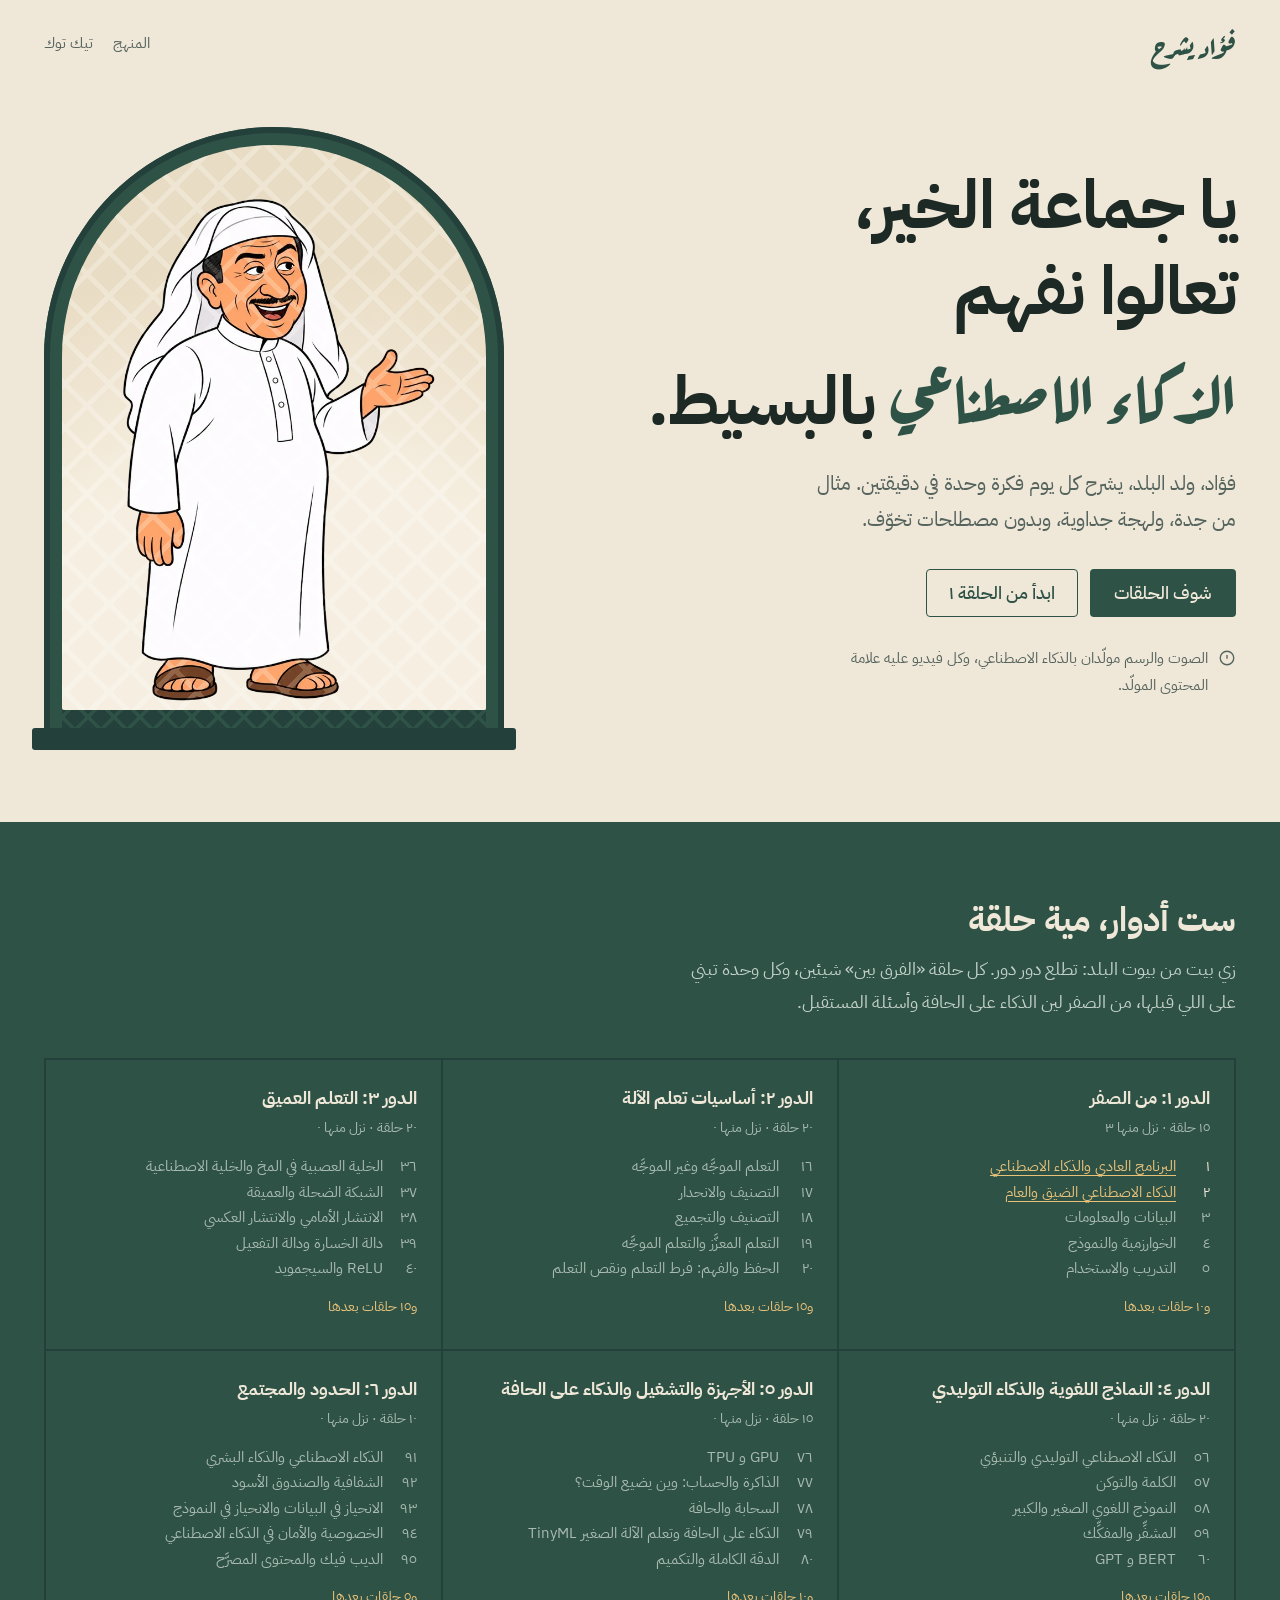
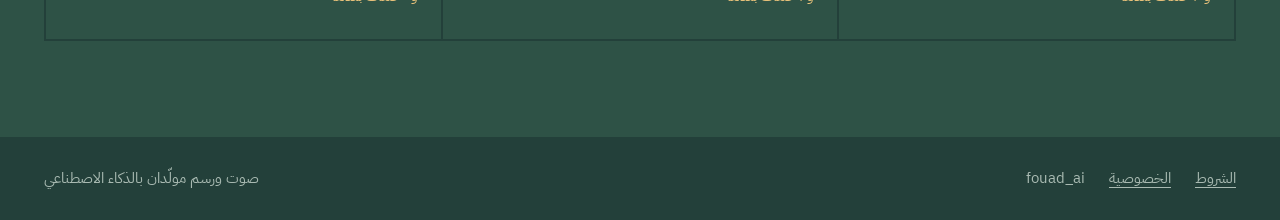
<file: index.html>
<!doctype html>
<html lang="ar" dir="rtl">
<head>
<meta charset="utf-8">
<meta name="viewport" content="width=device-width,initial-scale=1">
<title>فؤاد يشرح</title>
<meta name="description" content="فؤاد يشرح الذكاء الاصطناعي بالجداوي: فيديو دقيقتين كل يوم، من الصفر. الصوت والرسم مولّدان بالذكاء الاصطناعي.">
<meta property="og:title" content="فؤاد يشرح"><meta property="og:description" content="الذكاء الاصطناعي بالجداوي، دقيقتين كل يوم."><meta property="og:image" content="img/fouad-talking.webp">
<link rel="icon" href="img/avatar.webp">
<link rel="preconnect" href="https://fonts.googleapis.com"><link rel="preconnect" href="https://fonts.gstatic.com" crossorigin>
<link href="https://fonts.googleapis.com/css2?family=Aref+Ruqaa:wght@700&family=IBM+Plex+Sans+Arabic:wght@400;500;700&display=swap" rel="stylesheet">
<link rel="stylesheet" href="style.css">
<script src="episodes.js" defer></script>
<script src="site.js" defer></script>
</head>
<body>
<a class="skip" href="#main">تخطَّ إلى المحتوى</a>
<div class="wrap">
 <header class="top"><a class="mark" href="./">فؤاد يشرح</a><nav aria-label="الموقع"><a href="#levels">المنهج</a><a href="https://www.tiktok.com/@fouad_ai0">تيك توك</a></nav></header>
 <main id="main">
  <section class="hero">
   <div>
    <h1>يا جماعة الخير، تعالوا نفهم <em>الذكاء الاصطناعي</em> بالبسيط.</h1>
    <p class="lede rise">فؤاد، ولد البلد، يشرح كل يوم فكرة وحدة في دقيقتين. مثال من جدة، ولهجة جداوية، وبدون مصطلحات تخوّف.</p>
    <div class="acts rise"><a class="cta" href="https://www.tiktok.com/@fouad_ai0">شوف الحلقات</a><a class="ghost" id="first" href="#levels">ابدأ من الحلقة ١</a></div>
    <p class="disclose rise"><svg width="18" height="18" viewBox="0 0 24 24" fill="none" stroke="currentColor" stroke-width="1.8" aria-hidden="true"><circle cx="12" cy="12" r="9"/><path d="M12 8v5M12 16h.01"/></svg>الصوت والرسم مولّدان بالذكاء الاصطناعي، وكل فيديو عليه علامة المحتوى المولّد.</p>
   </div>
   <div class="roshan"><div class="lattice"></div><div class="win"><div class="sun" aria-hidden="true"></div><img class="fouad" src="img/fouad-talking.webp" alt="فؤاد، شخصية كرتونية بثوب وغترة، واقف في روشان خشبي من بيوت جدة القديمة" width="640" height="960"><div class="shut r" aria-hidden="true"></div><div class="shut l" aria-hidden="true"></div></div><div class="sill"></div></div>
  </section>
 </main>
</div>
<section class="levels" id="levels" aria-labelledby="lv-h">
 <div class="wrap">
  <h2 id="lv-h">ست أدوار، مية حلقة</h2>
  <p class="intro">زي بيت من بيوت البلد: تطلع دور دور. كل حلقة «الفرق بين» شيئين، وكل وحدة تبني على اللي قبلها، من الصفر لين الذكاء على الحافة وأسئلة المستقبل.</p>
  <div class="floors"><noscript><p>قائمة الحلقات تحتاج جافاسكربت. الحلقات كلها على تيك توك: @fouad_ai0</p></noscript></div>
 </div>
</section>
<footer class="foot"><div class="wrap"><a href="terms.html">الشروط</a><a href="privacy.html">الخصوصية</a><span>fouad_ai</span><span class="ai">صوت ورسم مولّدان بالذكاء الاصطناعي</span></div></footer>
</body>
</html>
</file>
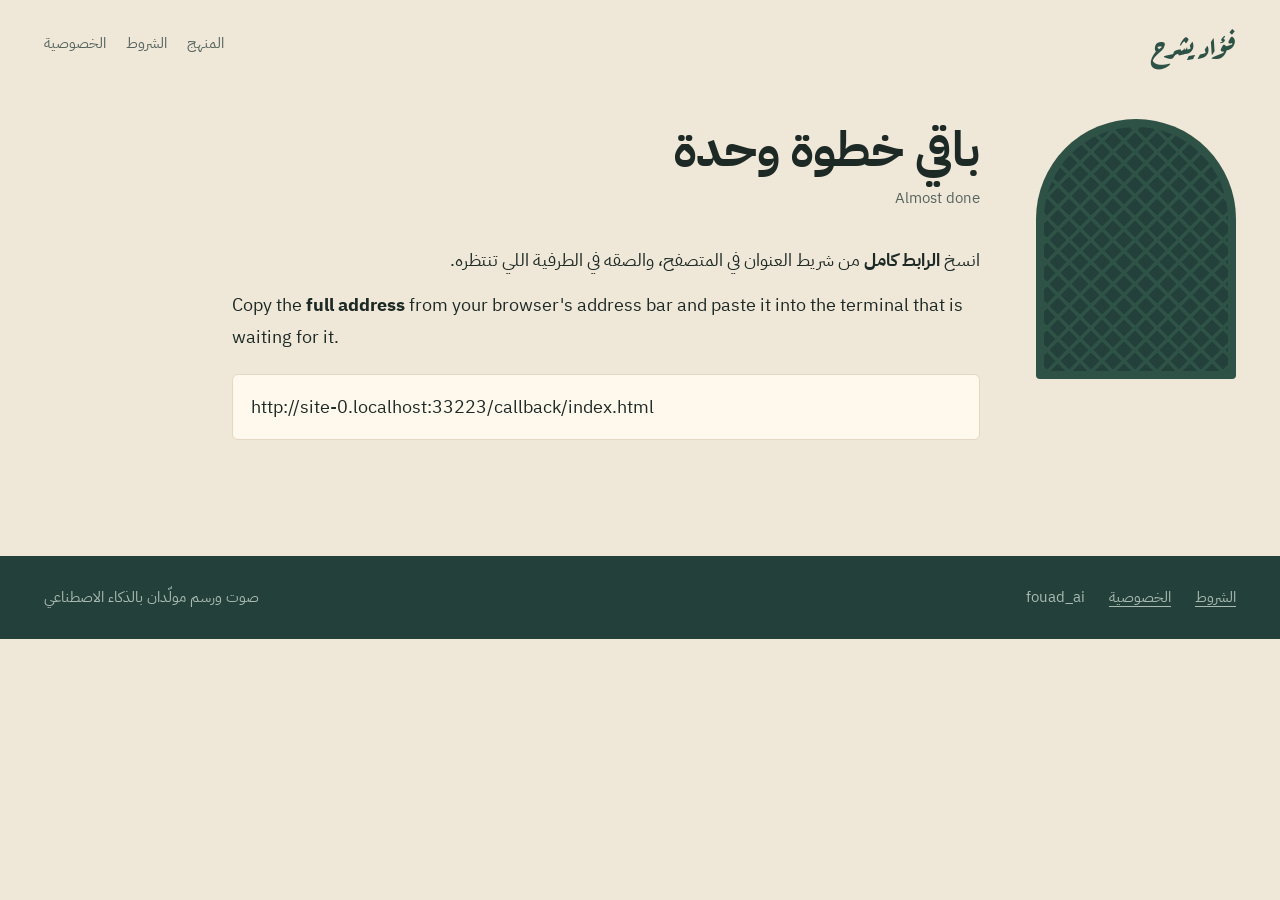
<file: callback/index.html>
<!doctype html>
<html lang="ar" dir="rtl">
<head>
<meta charset="utf-8">
<meta name="viewport" content="width=device-width,initial-scale=1">
<title>تم الربط · fouad_ai</title>
<link rel="icon" href="../img/avatar.webp">
<link rel="preconnect" href="https://fonts.googleapis.com"><link rel="preconnect" href="https://fonts.gstatic.com" crossorigin>
<link href="https://fonts.googleapis.com/css2?family=Aref+Ruqaa:wght@700&family=IBM+Plex+Sans+Arabic:wght@400;500;700&family=IBM+Plex+Sans:wght@400;600&display=swap" rel="stylesheet">
<link rel="stylesheet" href="../style.css">
<script src="../site.js" defer></script>
</head>
<body>
<a class="skip" href="#main">تخطَّ إلى المحتوى</a>
<div class="wrap">
 <header class="top"><a class="mark" href=".././">فؤاد يشرح</a><nav aria-label="الموقع"><a href=".././#levels">المنهج</a><a href="../terms.html">الشروط</a><a href="../privacy.html">الخصوصية</a></nav></header>
 <main id="main" class="page"><div class="arch" aria-hidden="true"></div>
  <article>
   <h1>باقي خطوة وحدة</h1><p class="date">Almost done</p>
   <p>انسخ <b>الرابط كامل</b> من شريط العنوان في المتصفح، والصقه في الطرفية اللي تنتظره.</p>
   <p lang="en" dir="ltr">Copy the <b>full address</b> from your browser's address bar and paste it into the terminal that is waiting for it.</p>
   <div class="box" lang="en" dir="ltr" id="u"></div>
   <script>document.getElementById("u").textContent = location.href</script>
  </article>
 </main>
</div>
<footer class="foot"><div class="wrap"><a href="../terms.html">الشروط</a><a href="../privacy.html">الخصوصية</a><span>fouad_ai</span><span class="ai">صوت ورسم مولّدان بالذكاء الاصطناعي</span></div></footer>
</body>
</html>
</file>
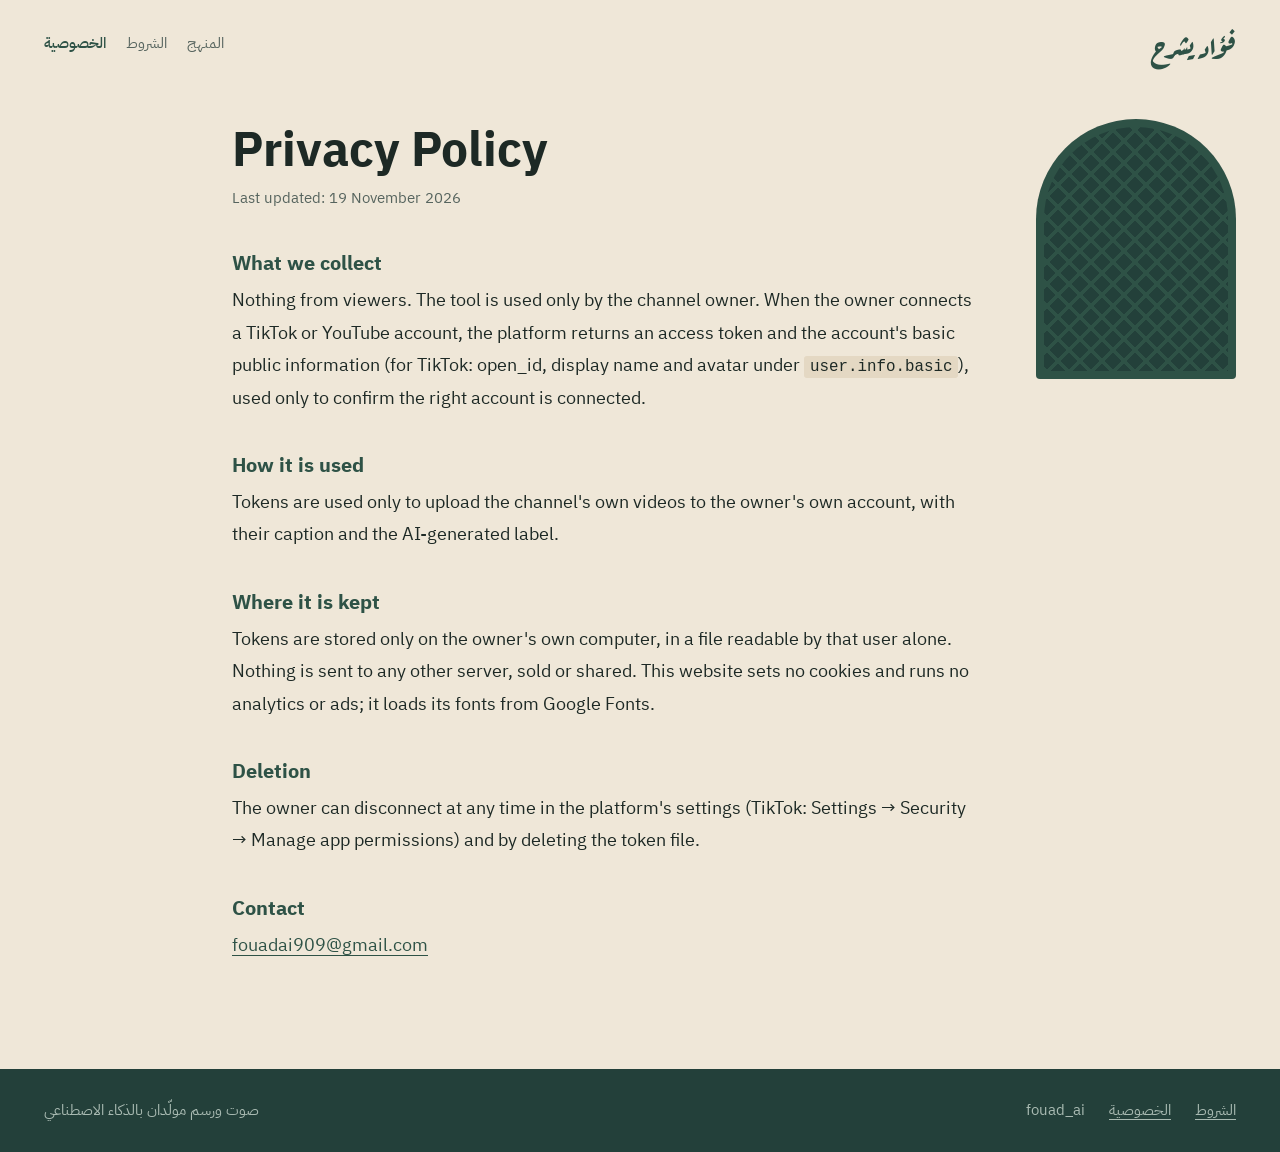
<file: privacy.html>
<!doctype html>
<html lang="ar" dir="rtl">
<head>
<meta charset="utf-8">
<meta name="viewport" content="width=device-width,initial-scale=1">
<title>Privacy Policy · fouad_ai</title>
<link rel="icon" href="img/avatar.webp">
<link rel="preconnect" href="https://fonts.googleapis.com"><link rel="preconnect" href="https://fonts.gstatic.com" crossorigin>
<link href="https://fonts.googleapis.com/css2?family=Aref+Ruqaa:wght@700&family=IBM+Plex+Sans+Arabic:wght@400;500;700&family=IBM+Plex+Sans:wght@400;600&display=swap" rel="stylesheet">
<link rel="stylesheet" href="style.css">
<script src="site.js" defer></script>
</head>
<body>
<a class="skip" href="#main">تخطَّ إلى المحتوى</a>
<div class="wrap">
 <header class="top"><a class="mark" href="./">فؤاد يشرح</a><nav aria-label="الموقع"><a href="./#levels">المنهج</a><a href="terms.html">الشروط</a><a href="privacy.html" aria-current="page">الخصوصية</a></nav></header>
 <main id="main" class="page"><div class="arch" aria-hidden="true"></div>
  <article lang="en" dir="ltr">
   <h1>Privacy Policy</h1><p class="date">Last updated: 19 November 2026</p>
   <h2>What we collect</h2><p>Nothing from viewers. The tool is used only by the channel owner. When the owner connects a TikTok or YouTube account, the platform returns an access token and the account's basic public information (for TikTok: open_id, display name and avatar under <code>user.info.basic</code>), used only to confirm the right account is connected.</p>
   <h2>How it is used</h2><p>Tokens are used only to upload the channel's own videos to the owner's own account, with their caption and the AI-generated label.</p>
   <h2>Where it is kept</h2><p>Tokens are stored only on the owner's own computer, in a file readable by that user alone. Nothing is sent to any other server, sold or shared. This website sets no cookies and runs no analytics or ads; it loads its fonts from Google Fonts.</p>
   <h2>Deletion</h2><p>The owner can disconnect at any time in the platform's settings (TikTok: Settings → Security → Manage app permissions) and by deleting the token file.</p>
   <h2>Contact</h2><p><a href="mailto:fouadai909@gmail.com">fouadai909@gmail.com</a></p>
  </article>
 </main>
</div>
<footer class="foot"><div class="wrap"><a href="terms.html">الشروط</a><a href="privacy.html">الخصوصية</a><span>fouad_ai</span><span class="ai">صوت ورسم مولّدان بالذكاء الاصطناعي</span></div></footer>
</body>
</html>
</file>
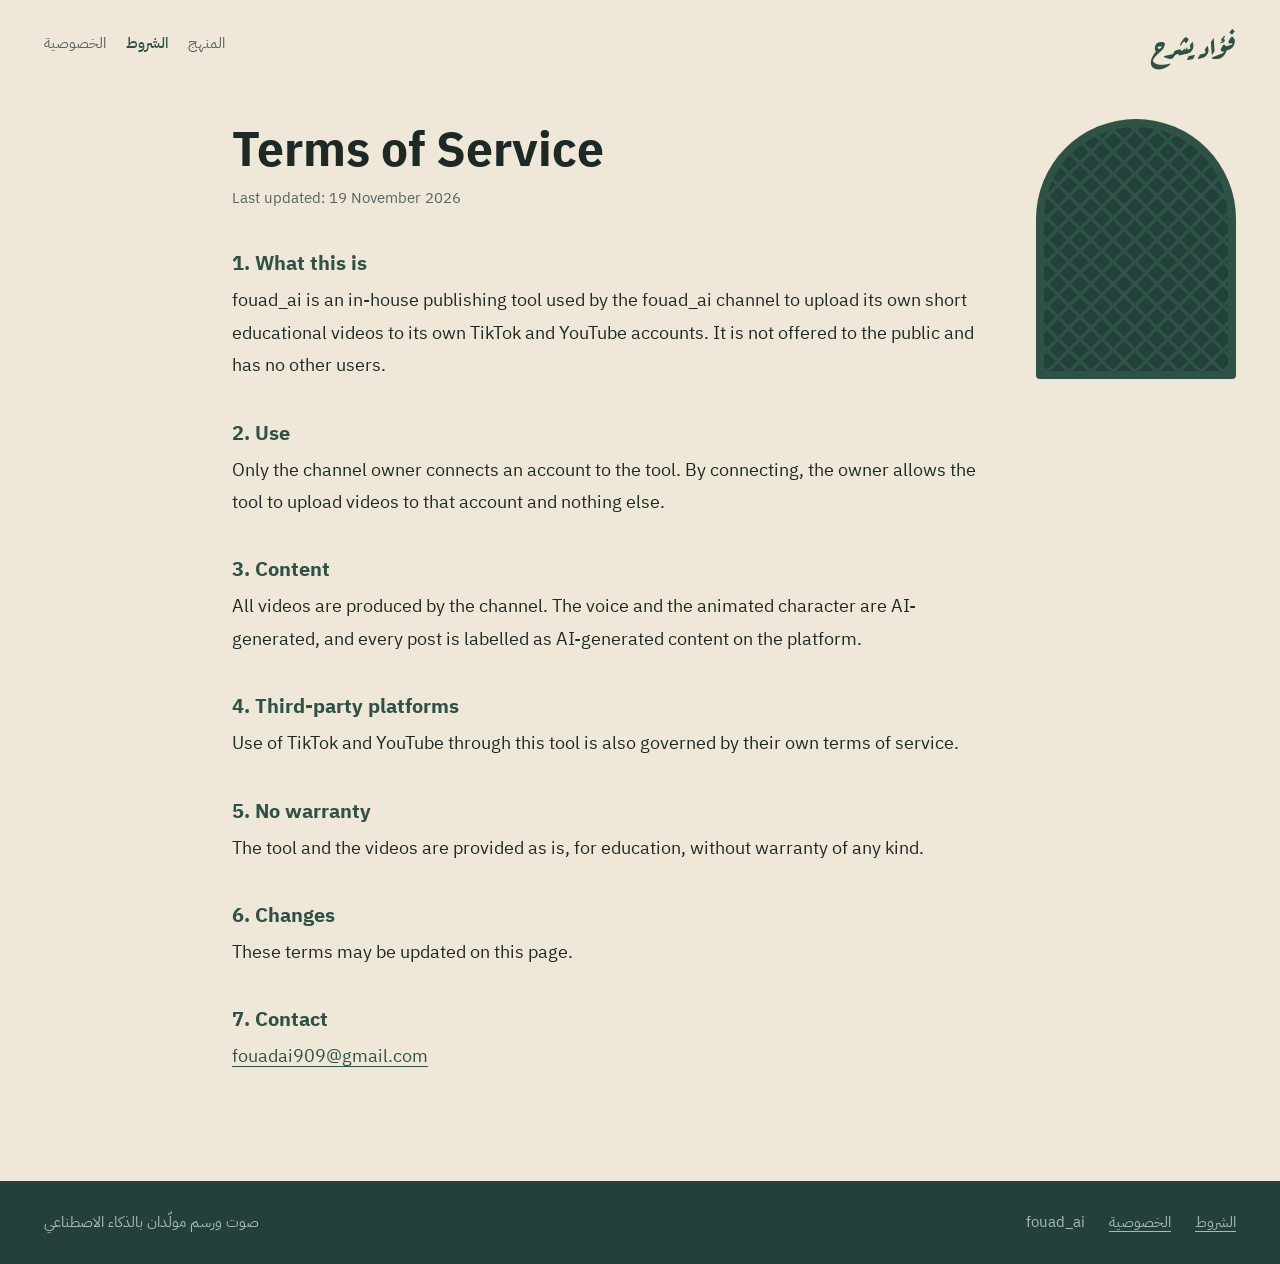
<file: terms.html>
<!doctype html>
<html lang="ar" dir="rtl">
<head>
<meta charset="utf-8">
<meta name="viewport" content="width=device-width,initial-scale=1">
<title>Terms of Service · fouad_ai</title>
<link rel="icon" href="img/avatar.webp">
<link rel="preconnect" href="https://fonts.googleapis.com"><link rel="preconnect" href="https://fonts.gstatic.com" crossorigin>
<link href="https://fonts.googleapis.com/css2?family=Aref+Ruqaa:wght@700&family=IBM+Plex+Sans+Arabic:wght@400;500;700&family=IBM+Plex+Sans:wght@400;600&display=swap" rel="stylesheet">
<link rel="stylesheet" href="style.css">
<script src="site.js" defer></script>
</head>
<body>
<a class="skip" href="#main">تخطَّ إلى المحتوى</a>
<div class="wrap">
 <header class="top"><a class="mark" href="./">فؤاد يشرح</a><nav aria-label="الموقع"><a href="./#levels">المنهج</a><a href="terms.html" aria-current="page">الشروط</a><a href="privacy.html">الخصوصية</a></nav></header>
 <main id="main" class="page"><div class="arch" aria-hidden="true"></div>
  <article lang="en" dir="ltr">
   <h1>Terms of Service</h1><p class="date">Last updated: 19 November 2026</p>
   <h2>1. What this is</h2><p>fouad_ai is an in-house publishing tool used by the fouad_ai channel to upload its own short educational videos to its own TikTok and YouTube accounts. It is not offered to the public and has no other users.</p>
   <h2>2. Use</h2><p>Only the channel owner connects an account to the tool. By connecting, the owner allows the tool to upload videos to that account and nothing else.</p>
   <h2>3. Content</h2><p>All videos are produced by the channel. The voice and the animated character are AI-generated, and every post is labelled as AI-generated content on the platform.</p>
   <h2>4. Third-party platforms</h2><p>Use of TikTok and YouTube through this tool is also governed by their own terms of service.</p>
   <h2>5. No warranty</h2><p>The tool and the videos are provided as is, for education, without warranty of any kind.</p>
   <h2>6. Changes</h2><p>These terms may be updated on this page.</p>
   <h2>7. Contact</h2><p><a href="mailto:fouadai909@gmail.com">fouadai909@gmail.com</a></p>
  </article>
 </main>
</div>
<footer class="foot"><div class="wrap"><a href="terms.html">الشروط</a><a href="privacy.html">الخصوصية</a><span>fouad_ai</span><span class="ai">صوت ورسم مولّدان بالذكاء الاصطناعي</span></div></footer>
</body>
</html>
</file>
<file: style.css>
/* fouad_ai — "Roshan": Al-Balad limestone, carved wood lattice, one brass accent. One stylesheet for every page. */
:root{
  --lime:#efe7d8;--lime2:#e4d8c3;--wood:#2e5246;--wood2:#23403a;--wood3:#355c4f;
  --ink:#1d2925;--mute:#56645e;--mute-on-wood:#a9bab2;--brass:#e9c27a;
  --out:cubic-bezier(.22,1,.36,1);
  --ar:"IBM Plex Sans Arabic",system-ui,sans-serif;--ruqaa:"Aref Ruqaa",serif
}
*{box-sizing:border-box}
html,body{margin:0}
body{background:var(--lime);color:var(--ink);font:400 18px/1.8 var(--ar);-webkit-text-size-adjust:100%}
img{display:block;max-width:100%}
a{color:inherit}
:focus-visible{outline:3px solid var(--wood);outline-offset:3px;border-radius:2px}
.wrap{max-width:1240px;margin:0 auto;padding:0 24px}
.skip{position:absolute;inset-inline-start:-999px}.skip:focus{inset-inline-start:16px;top:16px;background:var(--wood);color:var(--lime);padding:8px 12px;z-index:9}

/* header + footer (every page) */
.top{display:flex;justify-content:space-between;align-items:center;padding:22px 0;gap:16px}
.mark{font:700 30px/1 var(--ruqaa);color:var(--wood);text-decoration:none}
.top nav{display:flex;gap:20px;font-size:15px}
.top nav a{text-decoration:none;color:var(--mute);padding:8px 0}
.top nav a[aria-current]{color:var(--wood);font-weight:500}
@media (hover:hover){.top nav a:hover{color:var(--wood)}}
.foot{background:var(--wood2);color:var(--mute-on-wood);padding:28px 0;font-size:15px}
.foot .wrap{display:flex;gap:24px;flex-wrap:wrap;align-items:center}
.foot a{color:var(--mute-on-wood);text-underline-offset:4px}
.foot .ai{margin-inline-start:auto}

/* buttons */
.cta,.ghost{display:inline-flex;align-items:center;min-height:48px;padding:0 24px;border-radius:4px;font-weight:500;text-decoration:none;transition:transform .15s var(--out),box-shadow .2s,background .2s}
.cta{background:var(--wood);color:var(--lime)}
.ghost{border:1px solid var(--wood);color:var(--wood);padding:0 22px}
.cta:active,.ghost:active{transform:translateY(1px) scale(.98)}
@media (hover:hover) and (pointer:fine){.cta:hover{transform:translateY(-2px);box-shadow:0 8px 20px -8px rgba(29,41,37,.45)}.ghost:hover{background:rgba(46,82,70,.06)}}

/* home: hero */
.hero{display:grid;grid-template-columns:1fr 460px;gap:64px;align-items:center;padding:40px 0 72px}
.hero h1{font:700 clamp(36px,5.2vw,68px)/1.3 var(--ar);margin:0 0 20px;letter-spacing:-.01em;text-wrap:balance}
.hero h1 em{font:700 1.05em var(--ruqaa);color:var(--wood);font-style:normal}
.lede{font-size:20px;color:var(--mute);max-width:36ch;margin:0 0 32px}
.acts{display:flex;gap:12px;flex-wrap:wrap}
.disclose{display:flex;gap:10px;align-items:flex-start;margin-top:28px;font-size:15px;color:var(--mute);max-width:46ch}
.disclose svg{flex:none;margin-top:4px}

/* the roshan: Fouad in a carved wooden bay window */
.roshan{position:relative;background:var(--wood);border-radius:230px 230px 6px 6px;padding:18px;box-shadow:inset 0 0 0 6px var(--wood2)}
.lattice,.shut,.page .arch{background-image:linear-gradient(45deg,transparent 45%,var(--l,var(--wood)) 45% 55%,transparent 55%),linear-gradient(-45deg,transparent 45%,var(--l,var(--wood)) 45% 55%,transparent 55%)}
.roshan .lattice{position:absolute;inset:18px;border-radius:212px 212px 2px 2px;background-color:var(--wood2);background-size:26px 26px;opacity:.9}
.roshan .win{position:relative;border-radius:212px 212px 2px 2px;overflow:hidden;background:radial-gradient(120% 80% at 50% 100%,#f6efe1 0 55%,#e9dcc4 100%);aspect-ratio:3/4;display:flex;align-items:flex-end;justify-content:center;perspective:900px}
.roshan .win img{height:94%;width:auto;max-width:none}
.roshan .sill{height:22px;margin:0 -30px;background:var(--wood2);border-radius:3px;position:relative;top:18px}
.shut{--l:var(--wood2);position:absolute;top:0;bottom:0;width:50%;z-index:3;background-color:var(--wood);background-size:22px 22px;box-shadow:inset 0 0 0 5px var(--wood2);backface-visibility:hidden;visibility:hidden}
.shut.r{right:0;transform-origin:100% 50%}.shut.l{left:0;transform-origin:0 50%}
.sun{position:absolute;inset:-20%;z-index:2;pointer-events:none;mix-blend-mode:soft-light;opacity:.55;
  background-image:linear-gradient(45deg,transparent 46%,#fff 46% 54%,transparent 54%),linear-gradient(-45deg,transparent 46%,#fff 46% 54%,transparent 54%);background-size:44px 44px;animation:sun 14s linear infinite}
@keyframes sun{to{background-position:44px 88px}}
.fouad{transform-origin:50% 100%;animation:sway 3.6s ease-in-out infinite}
@keyframes sway{0%,100%{transform:rotate(0) translateY(0)}50%{transform:rotate(-1.1deg) translateY(-5px)}}

/* home: the six floors */
.levels{background:var(--wood);color:var(--lime);padding:72px 0 96px;scroll-margin-top:16px}
.levels h2{font:700 34px var(--ar);margin:0 0 8px}
.levels .intro{color:#c3d0c9;margin:0 0 40px;max-width:52ch}
.floors{display:grid;grid-template-columns:repeat(3,1fr);gap:2px;background:var(--wood2);border:2px solid var(--wood2)}
.floor{background:var(--wood);padding:24px;transition:background .3s}
@media (hover:hover){.floor:hover{background:var(--wood3)}}
.floor h3{font:700 18px/1.6 var(--ar);margin:0 0 2px}
.floor .c{font-size:14px;color:var(--mute-on-wood);margin-bottom:14px;font-variant-numeric:tabular-nums}
.floor ol{list-style:none;margin:0;padding:0;font-size:15px;line-height:1.7}
.floor li{display:flex;gap:10px;color:var(--mute-on-wood)}
.floor li .n{min-width:1.6em;font-variant-numeric:tabular-nums}
.floor li.on{color:var(--lime)}
.floor li.on a{color:var(--brass);text-underline-offset:4px}
.floor details{margin-top:6px;font-size:14px;color:#8fa39a}
.floor summary{cursor:pointer;padding:6px 0;list-style:none;color:var(--brass)}
.floor summary::-webkit-details-marker{display:none}
.floor details[open] summary{display:none}

/* inner pages (terms, privacy, callback) */
.page{display:grid;grid-template-columns:200px minmax(0,1fr);gap:56px;padding:32px 0 96px}
.page .arch{position:sticky;top:24px;align-self:start;height:260px;border-radius:100px 100px 4px 4px;background-color:var(--wood2);background-size:22px 22px;box-shadow:inset 0 0 0 8px var(--wood)}
.page article{max-width:68ch}
.page h1{font:700 clamp(32px,4vw,48px)/1.3 var(--ar);margin:0 0 4px}
.page .date{color:var(--mute);font-size:15px;margin:0 0 32px}
.page h2{font:700 20px var(--ar);margin:36px 0 6px;color:var(--wood)}
.page p{margin:0 0 12px}
.page a{color:var(--wood);text-underline-offset:4px}
.page code{background:var(--lime2);padding:2px 6px;border-radius:3px;font-size:.88em;word-break:break-all}
[lang=en] .page,.page[lang=en]{font-family:"IBM Plex Sans","IBM Plex Sans Arabic",system-ui,sans-serif}
.box{background:#fff8ec;border:1px solid var(--lime2);border-radius:6px;padding:16px 18px;margin:20px 0;word-break:break-all}

/* motion (gated: everything is visible without JS and with reduced motion) */
.js .play .w{display:inline-block;opacity:0;transform:translateY(.55em);animation:wIn .7s var(--out) forwards;animation-delay:calc(var(--i) * 70ms + 120ms)}
@keyframes wIn{to{opacity:1;transform:none}}
.js .play .rise{opacity:0;animation:fadeUp .7s var(--out) forwards;animation-delay:var(--d,.7s)}
@keyframes fadeUp{from{opacity:0;transform:translateY(14px)}to{opacity:1;transform:none}}
.js .play .shut{visibility:visible}
.js .play .shut.r{animation:openR 1.4s var(--out) .5s forwards}.js .play .shut.l{animation:openL 1.4s var(--out) .5s forwards}
@keyframes openR{to{transform:rotateY(-105deg)}}@keyframes openL{to{transform:rotateY(105deg)}}
.js [data-reveal]{opacity:0;transform:translateY(24px);transition:opacity .8s var(--out),transform .8s var(--out);transition-delay:calc(var(--i,0) * 60ms)}
.js [data-reveal].in{opacity:1;transform:none}
.js body:not(.play) .w{opacity:0}

@media (max-width:900px){
  .hero{grid-template-columns:1fr;gap:40px;padding-top:16px}
  .roshan{max-width:330px;width:100%;margin:0 auto}
  .floors{grid-template-columns:1fr}
  .page{grid-template-columns:1fr;gap:24px}.page .arch{display:none}
  .foot .ai{margin-inline-start:0}
}
@media (prefers-reduced-motion:reduce){
  *,*::before,*::after{animation:none!important;transition:none!important}
  .js [data-reveal],.js .play .w,.js .play .rise,.js body:not(.play) .w{opacity:1;transform:none}
  .js .play .shut{visibility:hidden}
}
</file>
